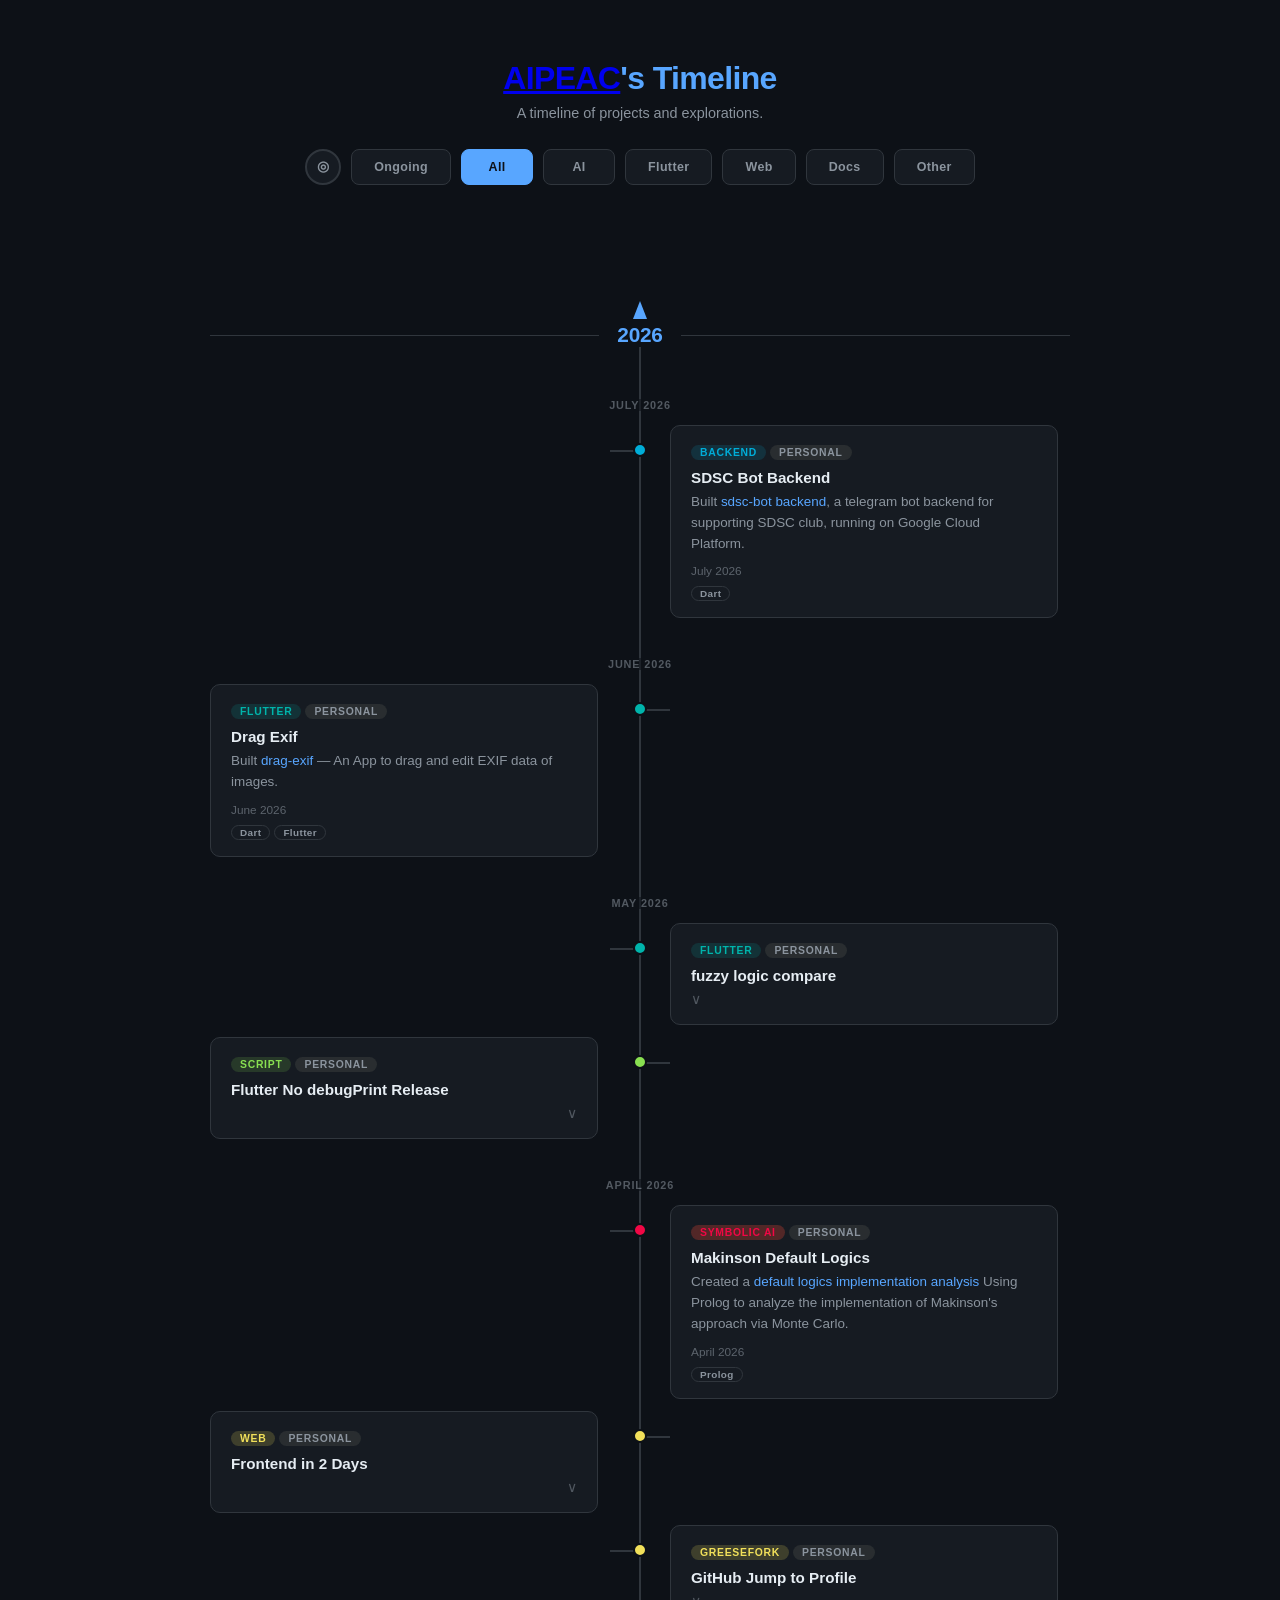
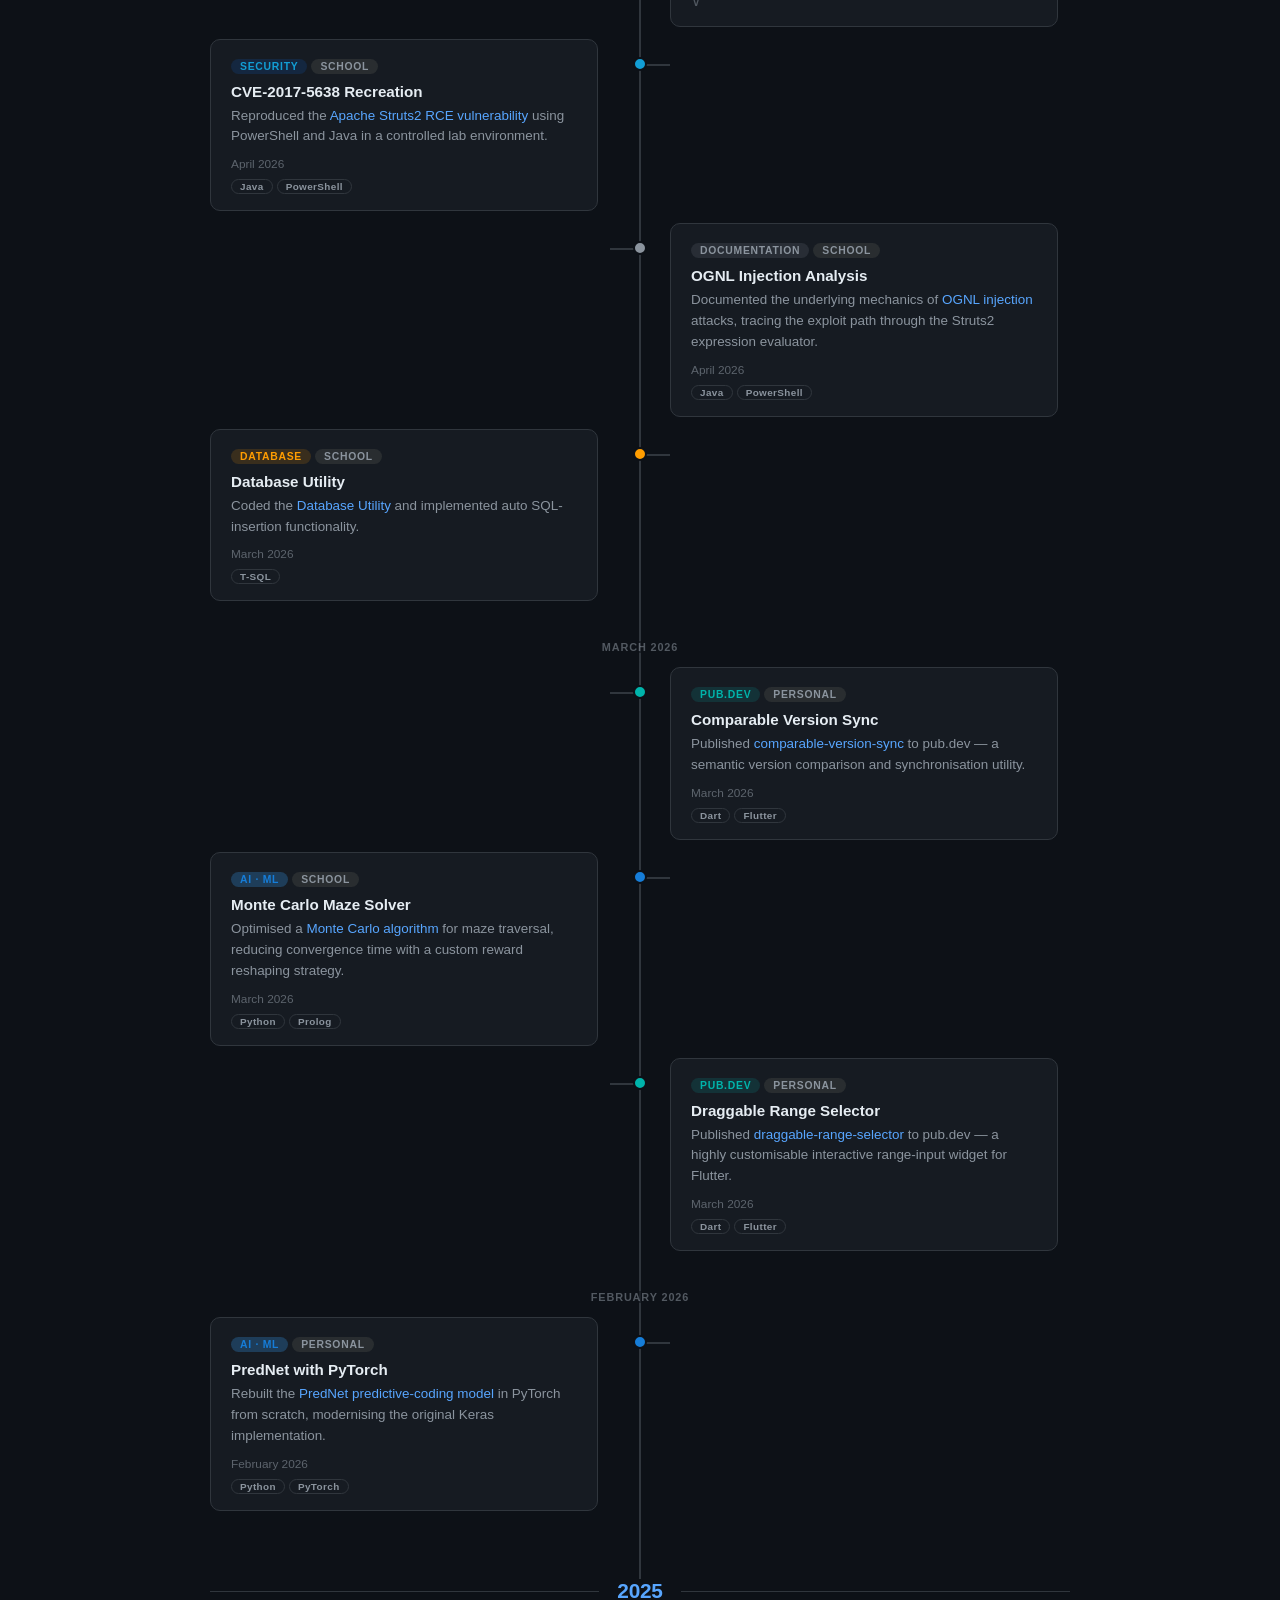
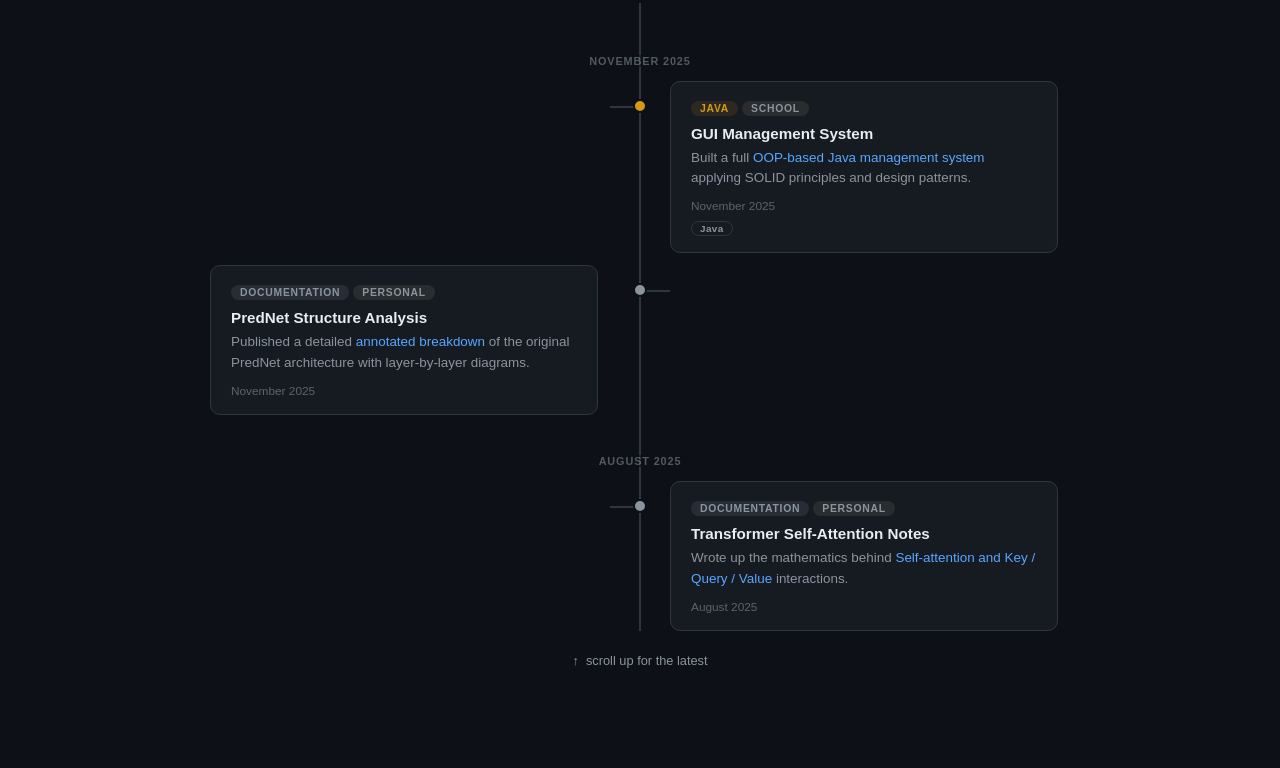
<file: index.html>
<!DOCTYPE html>
<html lang="en">
<head>
  <meta charset="UTF-8" />
  <meta name="viewport" content="width=device-width, initial-scale=1.0" />
  <title>AIPEAC's Timeline</title>
  <link rel="stylesheet" href="style.css" />
</head>
<body>

<header class="page-header">
  <h1><a href="https://github.com/AIPEAC" target="_blank">AIPEAC</a>'s Timeline</h1>
  <p>A timeline of projects and explorations.</p>

  <div class="filter-bar">
    <button class="scope-toggle" data-scope="all" title="Scope: All">◎</button>
    <button class="filter-btn" data-filter="ongoing">Ongoing</button>
    <button class="filter-btn active" data-filter="all">All</button>
    <button class="filter-btn" data-filter="ai">AI</button>
    <button class="filter-btn" data-filter="flutter">Flutter</button>
    <button class="filter-btn" data-filter="web">Web</button>
    <button class="filter-btn" data-filter="docs">Docs</button>
    <button class="filter-btn" data-filter="other">Other</button>
  </div>
</header>

<div class="timeline">
  <div class="timeline-arrow"></div>

  <!-- ╔══════════════════════════════════════════════╗
       ║  HOW TO ADD ITEMS:                          ║
       ║  1. Find or create a year/month section      ║
       ║  2. Paste a block with class="right/left"   ║
       ║  3. Add misc class + fold markup for misc   ║
       ╚══════════════════════════════════════════════╝ -->

  <!-- ════════════════════════════════════════════ 2026 ════════════════════════════════════════════ -->
  <div class="timeline-year visible" data-year="2026">
    <div class="timeline-year-label">2026</div>
  </div>
  <!-- ── July 2026 ── -->
  <div class="timeline-month">
    <div class="timeline-month-label">July 2026</div>
  </div>

  <div class="timeline-item" data-year="2026">
    <div class="timeline-dot" style="--dot: var(--go)"></div>
    <div class="timeline-content">
      <span class="tag tag-backend">Backend</span><span class="tag tag-personal">Personal</span>
      <h3>SDSC Bot Backend</h3>
      <p>Built <a href="https://github.com/AIPEACMS/sdsc-bot" target="_blank">sdsc-bot backend</a>, a telegram bot backend for supporting SDSC club, running on Google Cloud Platform.</p>
      <div class="timeline-date">July 2026</div>
      <div class="lang-tags">
        <span class="lang-tag">Dart</span>
      </div>
    </div>
  </div>

  <!-- ── June 2026 ── -->
  <div class="timeline-month">
    <div class="timeline-month-label">June 2026</div>
  </div>

  <div class="timeline-item" data-year="2026">
    <div class="timeline-dot" style="--dot: var(--dart)"></div>
    <div class="timeline-content">
      <span class="tag tag-crossplatform">Flutter</span><span class="tag tag-personal">Personal</span>
      <h3>Drag Exif</h3>
      <p>Built <a href="https://github.com/AIPEAC/drag-exif" target="_blank">drag-exif</a> — An App to drag and edit EXIF data of images.</p>
      <div class="timeline-date">June 2026</div>
      <div class="lang-tags">
        <span class="lang-tag">Dart</span>
        <span class="lang-tag">Flutter</span>
      </div>
    </div>
  </div>

  <!-- ── May 2026 ── -->
  <div class="timeline-month">
    <div class="timeline-month-label">May 2026</div>
  </div>

  <div class="timeline-item misc" data-year="2026">
    <div class="timeline-dot" style="--dot: var(--dart)"></div><div class="timeline-dot" style="--dot: var(--dart)"></div>
    <div class="timeline-content folded">
      <span class="tag tag-crossplatform">Flutter</span><span class="tag tag-personal">Personal</span>
      <h3>fuzzy logic compare</h3>
      <div class="fold-body">
        <p>Built <a href="https://github.com/AIPEACM/fuzzy-logic-compare" target="_blank">fuzzy-logic-compare</a> — a tool to compare, using fuzzy logic.</p>
        <div class="timeline-date">May 2026</div>
        <div class="lang-tags">
          <span class="lang-tag">Dart</span>
          <span class="lang-tag">Flutter</span>
        </div>
      </div>
      <div class="fold-footer">
        <button class="fold-toggle" aria-expanded="false" title="Expand">∨</button>
      </div>
    </div>
  </div>

  <div class="timeline-item" data-year="2026">
    <div class="timeline-dot" style="--dot: var(--bash)"></div>
    <div class="timeline-content folded">
      <span class="tag tag-scripts">Script</span><span class="tag tag-personal">Personal</span>
      <h3>Flutter No debugPrint Release</h3>
      <div class="fold-body">
        <p>Published <a href="https://github.com/AIPEAC/flutter-no-debugprint-release" target="_blank">flutter-no-debugprint-release</a> — a Flutter utility that automatically strips debugPrint statements from release builds.</p>
        <div class="timeline-date">May 2026</div>
        <div class="lang-tags">
          <span class="lang-tag">Bash</span>
          <span class="lang-tag">PowerShell</span>
          <span class="lang-tag">Dart</span>
          <span class="lang-tag">Batch</span>
          <span class="lang-tag">Flutter</span>
        </div>
      </div>
      <div class="fold-footer">
        <button class="fold-toggle" aria-expanded="false" title="Expand">∨</button>
      </div>
    </div>
  </div>

  <!-- ── April 2026 ── -->
  <div class="timeline-month">
    <div class="timeline-month-label">April 2026</div>
  </div>
  
  <div class="timeline-item" data-year="2026">
    <div class="timeline-dot" style="--dot: var(--prolog)"></div>
    <div class="timeline-content">
      <span class="tag tag-symolicai">Symbolic AI</span><span class="tag tag-personal">Personal</span>
      <h3>Makinson Default Logics</h3>
      <p>Created a <a href="https://github.com/AIPEAC/Makinson-Default-Logics" target="_blank">default logics implementation analysis</a> Using Prolog to analyze the implementation of Makinson's approach via Monte Carlo.</p>
      <div class="timeline-date">April 2026</div>
      <div class="lang-tags">
        <span class="lang-tag">Prolog</span>
      </div>
    </div>
  </div>
  
  <div class="timeline-item" data-year="2026">
    <div class="timeline-dot" style="--dot: var(--javascript)"></div>
    <div class="timeline-content folded">
      <span class="tag tag-web">Web</span><span class="tag tag-personal">Personal</span>
      <h3>Frontend in 2 Days</h3>
      <div class="fold-body">
        <p>Created a <a href="https://aipeac.github.io/Frontend-in-2-days/" target="_blank">step-by-step tutorial</a> covering HTML, CSS and JavaScript fundamentals — hosted on GitHub Pages.</p>
        <div class="timeline-date">April 2026</div>
        <div class="lang-tags">
          <span class="lang-tag">JavaScript</span>
          <span class="lang-tag">HTML</span>
          <span class="lang-tag">CSS</span>
        </div>
      </div>
      <div class="fold-footer">
        <button class="fold-toggle" aria-expanded="false" title="Expand">∨</button>
      </div>
    </div>
  </div>

  <div class="timeline-item misc" data-year="2026">
    <div class="timeline-dot" style="--dot: var(--javascript)"></div>
    <div class="timeline-content folded">
      <span class="tag tag-web">GreeseFork</span><span class="tag tag-personal">Personal</span>
      <h3>GitHub Jump to Profile</h3>
      <div class="fold-body">
        <p>Published <a href="https://github.com/AIPEACM/github-jump-to-profile" target="_blank">github-jump-to-profile</a> — a browser userscript that redirects the GitHub avatar click to your profile instead of the home feed.</p>
        <div class="timeline-date">April 2026</div>
        <div class="lang-tags">
          <span class="lang-tag">JavaScript</span>
          <span class="lang-tag">Userscript</span>
        </div>
      </div>
      <div class="fold-footer">
        <button class="fold-toggle" aria-expanded="false" title="Expand">∨</button>
      </div>
    </div>
  </div>

  <div class="timeline-item" data-year="2026">
    <div class="timeline-dot" style="--dot: var(--security)"></div>
    <div class="timeline-content">
      <span class="tag tag-security">Security</span><span class="tag tag-school">School</span>
      <h3>CVE-2017-5638 Recreation</h3>
      <p>Reproduced the <a href="https://github.com/AIPEACS/SC3010-Computer-Security" target="_blank">Apache Struts2 RCE vulnerability </a>using PowerShell and Java in a controlled lab environment.</p>
      <div class="timeline-date">April 2026</div>
      <div class="lang-tags">
        <span class="lang-tag">Java</span>
        <span class="lang-tag">PowerShell</span>
      </div>
    </div>
  </div>

  <div class="timeline-item" data-year="2026">
    <div class="timeline-dot" style="--dot: var(--docs)"></div>
    <div class="timeline-content">
      <span class="tag tag-docs">Documentation</span><span class="tag tag-school">School</span>
      <h3>OGNL Injection Analysis</h3>
      <p>Documented the underlying mechanics of <a href="https://github.com/AIPEACS/SC3010-Computer-Security/" target="_blank">OGNL injection</a> attacks, tracing the exploit path through the Struts2 expression evaluator.</p>
      <div class="timeline-date">April 2026</div>
      <div class="lang-tags">
        <span class="lang-tag">Java</span>
        <span class="lang-tag">PowerShell</span>
      </div>
    </div>
  </div>

  <!-- ── March 2026 ── -->

  <div class="timeline-item" data-year="2026">
    <div class="timeline-dot" style="--dot: var(--sql)"></div>
    <div class="timeline-content">
      <span class="tag tag-sql">Database</span><span class="tag tag-school">School</span>
      <h3>Database Utility</h3>
      <p>Coded the <a href="https://github.com/AIPEACS/SC2207-Database" target="_blank">Database Utility</a> and implemented auto SQL-insertion functionality.</p>
      <div class="timeline-date">March 2026</div>
      <div class="lang-tags">
        <span class="lang-tag">T-SQL</span>
      </div>
    </div>
  </div>

  <div class="timeline-month">
    <div class="timeline-month-label">March 2026</div>
  </div>

  <div class="timeline-item" data-year="2026">
    <div class="timeline-dot" style="--dot: var(--dart)"></div>
    <div class="timeline-content">
      <span class="tag tag-crossplatform">pub.dev</span><span class="tag tag-personal">Personal</span>
      <h3>Comparable Version Sync</h3>
      <p>Published <a href="https://github.com/AIPEAC/comparable-version-sync" target="_blank">comparable-version-sync</a> to pub.dev — a semantic version comparison and synchronisation utility.</p>
      <div class="timeline-date">March 2026</div>
      <div class="lang-tags">
        <span class="lang-tag">Dart</span>
        <span class="lang-tag">Flutter</span>
      </div>
    </div>
  </div>

  <div class="timeline-item" data-year="2026">
    <div class="timeline-dot" style="--dot: var(--python)"></div>
    <div class="timeline-content">
      <span class="tag tag-ai">AI · ML</span><span class="tag tag-school">School</span>
      <h3>Monte Carlo Maze Solver</h3>
      <p>Optimised a <a href="https://github.com/AIPEACS/SC3000-AI/blob/main/README.md#notable-developments" target="_blank">Monte Carlo algorithm</a> for maze traversal, reducing convergence time with a custom reward reshaping strategy.</p>
      <div class="timeline-date">March 2026</div>
      <div class="lang-tags">
        <span class="lang-tag">Python</span>
        <span class="lang-tag">Prolog</span>
      </div>
    </div>
  </div>

  <div class="timeline-item" data-year="2026">
    <div class="timeline-dot" style="--dot: var(--dart)"></div>
    <div class="timeline-content">
      <span class="tag tag-crossplatform">pub.dev</span><span class="tag tag-personal">Personal</span>
      <h3>Draggable Range Selector</h3>
      <p>Published <a href="https://github.com/AIPEAC/draggable-range-selector" target="_blank">draggable-range-selector</a> to pub.dev — a highly customisable interactive range-input widget for Flutter.</p>
      <div class="timeline-date">March 2026</div>
      <div class="lang-tags">
        <span class="lang-tag">Dart</span>
        <span class="lang-tag">Flutter</span>
      </div>
    </div>
  </div>

  <!-- ── February 2026 ── -->
  <div class="timeline-month">
    <div class="timeline-month-label">February 2026</div>
  </div>

  <div class="timeline-item" data-year="2026">
    <div class="timeline-dot" style="--dot: var(--python)"></div>
    <div class="timeline-content">
      <span class="tag tag-ai">AI · ML</span><span class="tag tag-personal">Personal</span>
      <h3>PredNet with PyTorch</h3>
      <p>Rebuilt the <a href="https://github.com/AIPEAC/PyTorch-PredNet" target="_blank">PredNet predictive-coding model</a> in PyTorch from scratch, modernising the original Keras implementation.</p>
      <div class="timeline-date">February 2026</div>
      <div class="lang-tags">
        <span class="lang-tag">Python</span>
        <span class="lang-tag">PyTorch</span>
      </div>
    </div>
  </div>

  <!-- ════════════════════════════════════════════ 2025 ════════════════════════════════════════════ -->
  <div class="timeline-year" data-year="2025">
    <div class="timeline-year-label">2025</div>
  </div>

  <!-- ── November 2025  ── -->
  <div class="timeline-month">
    <div class="timeline-month-label">November 2025</div>
  </div>

  <div class="timeline-item" data-year="2025">
    <div class="timeline-dot" style="--dot: var(--java)"></div>
    <div class="timeline-content">
      <span class="tag tag-systems">Java</span><span class="tag tag-school">School</span>
      <h3>GUI Management System</h3>
      <p>Built a full <a href="https://github.com/AIPEACS/SC2002-OOP" target="_blank">OOP-based Java management system</a> applying SOLID principles and design patterns.</p>
      <div class="timeline-date">November 2025</div>
      <div class="lang-tags">
        <span class="lang-tag">Java</span>
      </div>
    </div>
  </div>

  <div class="timeline-item" data-year="2025">
    <div class="timeline-dot" style="--dot: var(--docs)"></div>
    <div class="timeline-content">
      <span class="tag tag-docs">Documentation</span><span class="tag tag-personal">Personal</span>
      <h3>PredNet Structure Analysis</h3>
      <p>Published a detailed <a href="https://github.com/AIPEAC/PredNet-with-Transformer/blob/main/_docs/Original_Prenet_Design.pdf" target="_blank">annotated breakdown</a> of the original PredNet architecture with layer-by-layer diagrams.</p>
      <div class="timeline-date">November 2025</div>
    </div>
  </div>

  <!-- ── August 2025 ── -->
  <div class="timeline-month">
    <div class="timeline-month-label">August 2025</div>
  </div>

  <div class="timeline-item" data-year="2025">
    <div class="timeline-dot" style="--dot: var(--docs)"></div>
    <div class="timeline-content">
      <span class="tag tag-docs">Documentation</span><span class="tag tag-personal">Personal</span>
      <h3>Transformer Self-Attention Notes</h3>
      <p>Wrote up the mathematics behind <a href="AI_architectures/Transformer.md" target="_blank">Self-attention and Key / Query / Value</a> interactions.</p>
      <div class="timeline-date">August 2025</div>
    </div>
  </div>

</div>

<div class="timeline-end">↑ &nbsp;scroll up for the latest</div>

<!-- Scroll-to-top button -->
<button id="back-to-top" title="Back to top" aria-label="Scroll to top">↑</button>

<script src="script.js"></script>

</body>
</html>
</file>
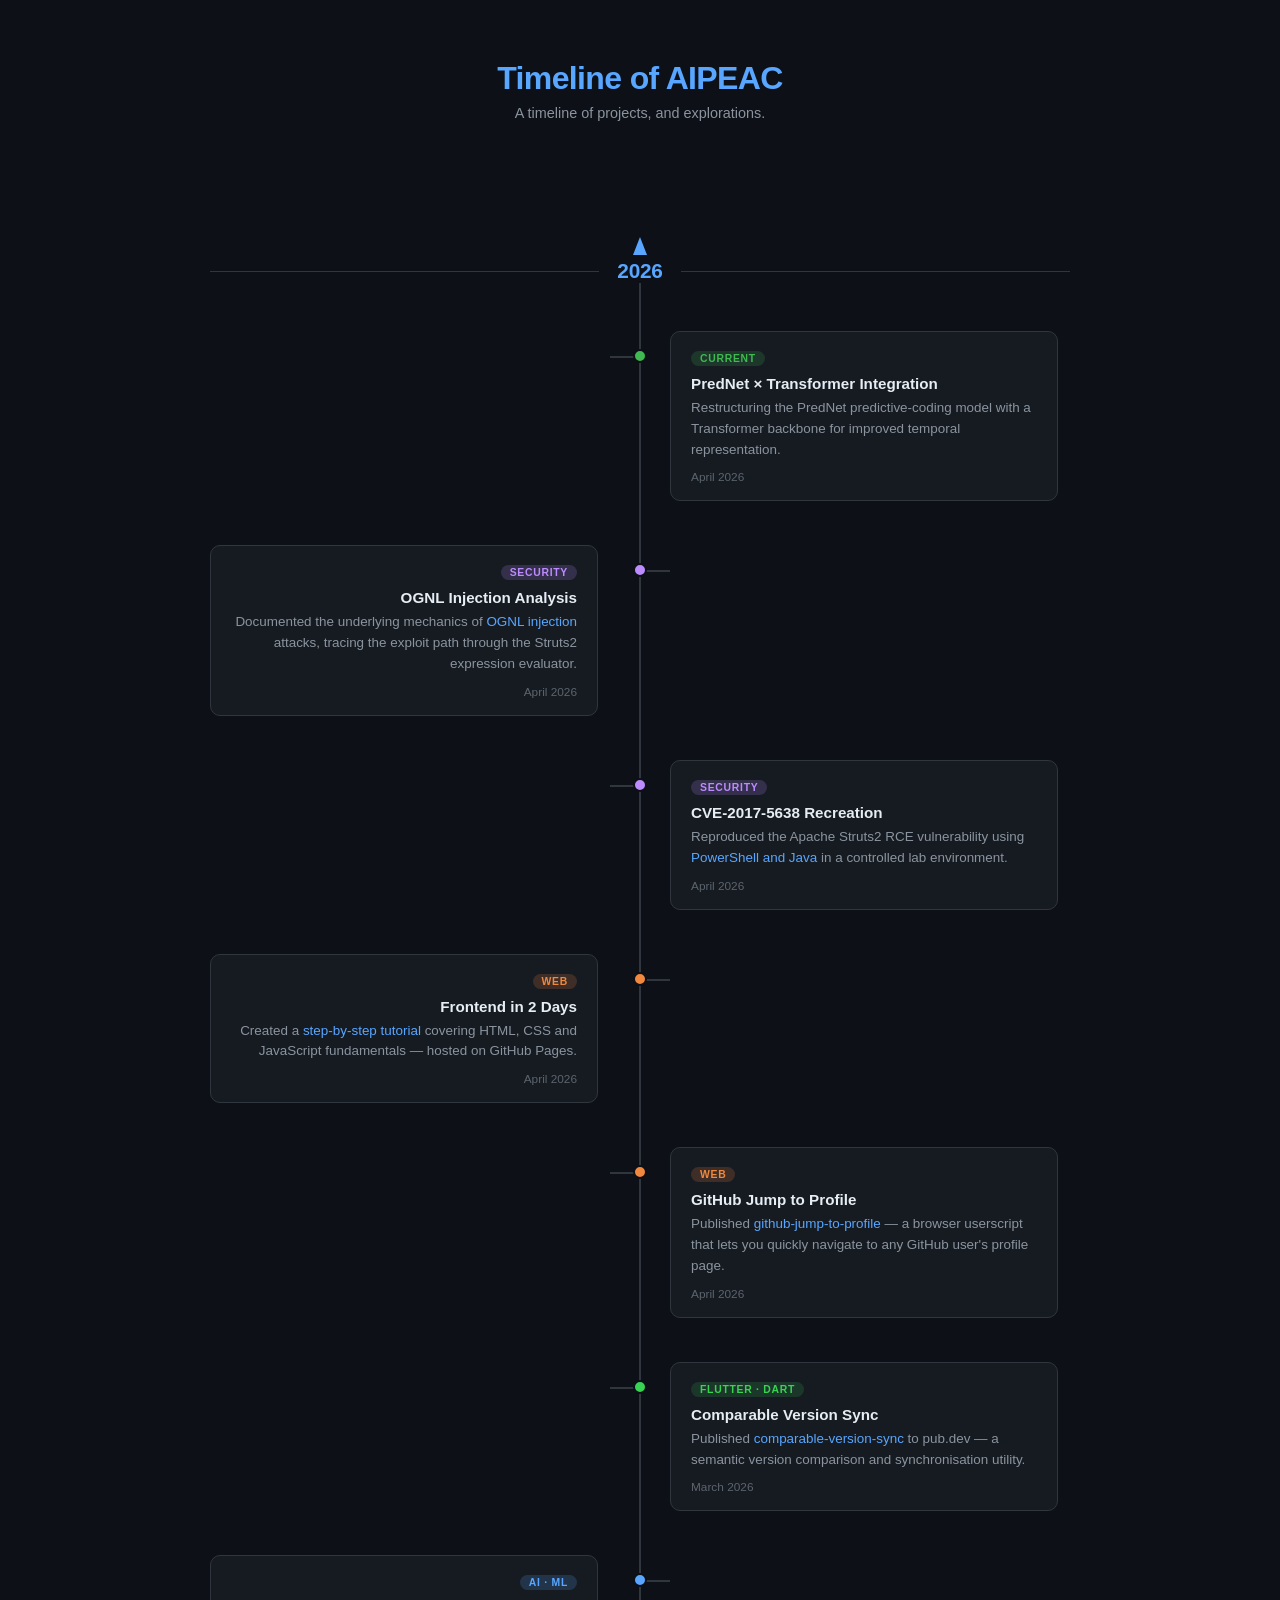
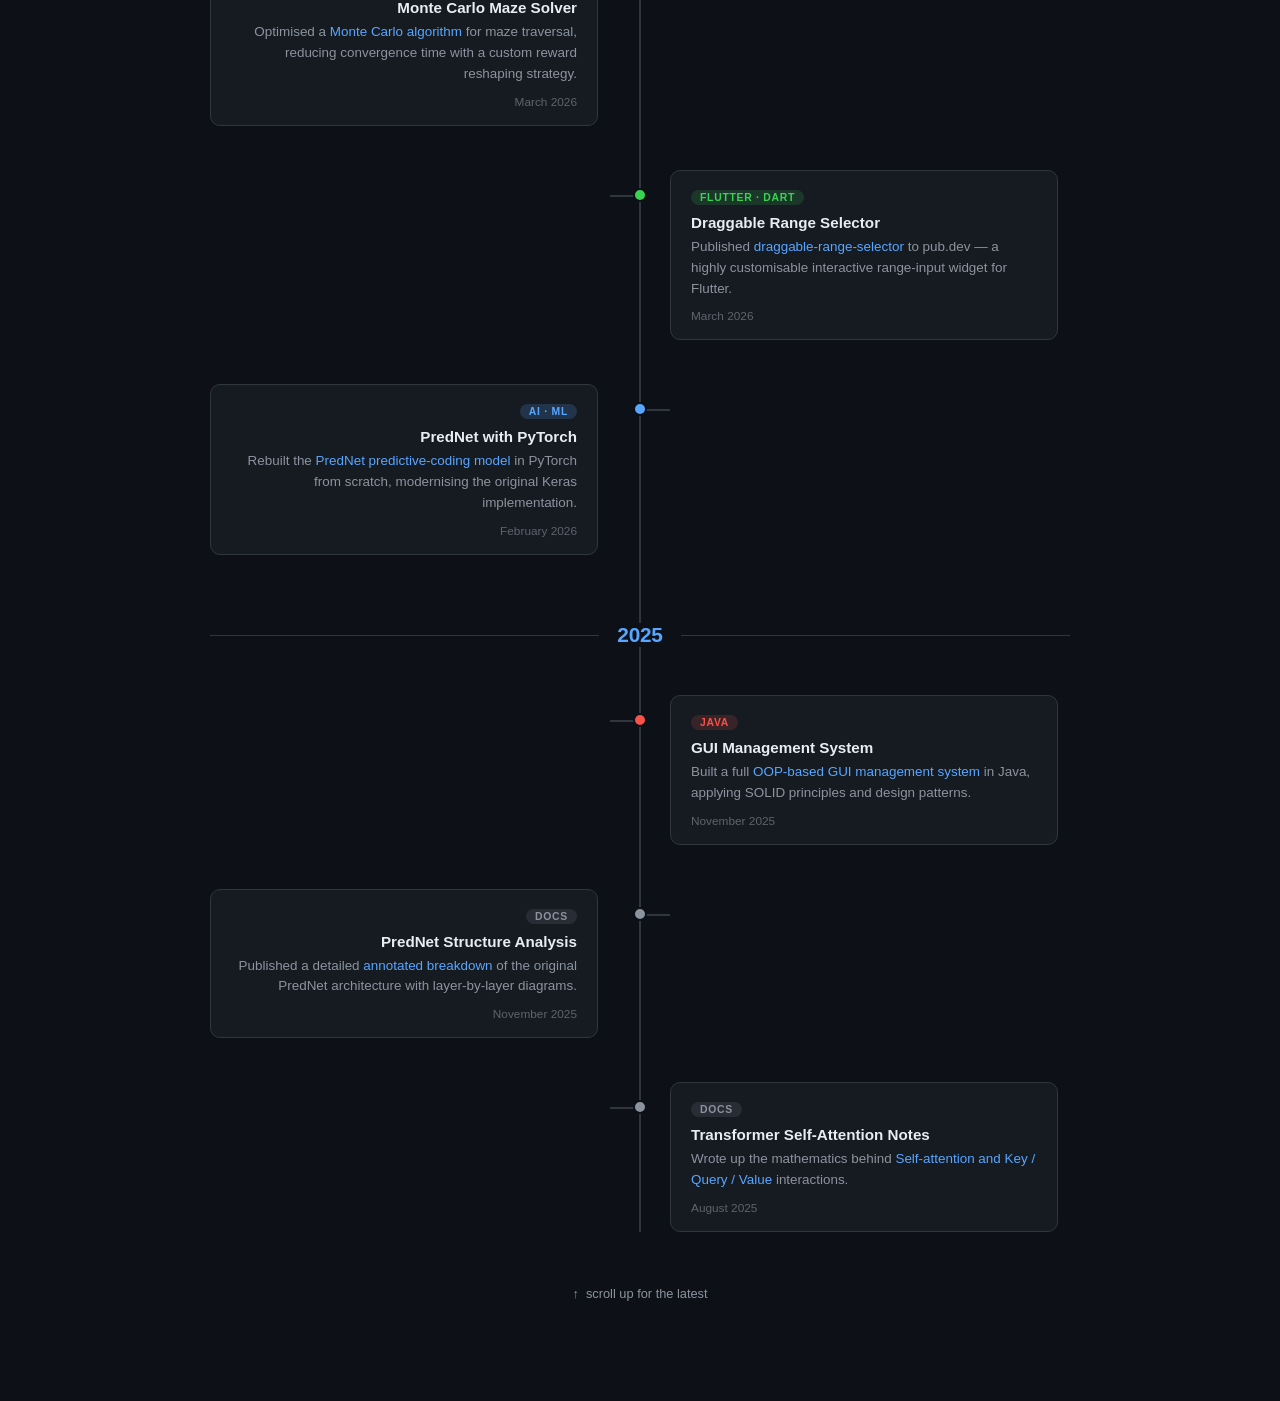
<file: timeline.html>
<!DOCTYPE html>
<html lang="en">
<head>
  <meta charset="UTF-8" />
  <meta name="viewport" content="width=device-width, initial-scale=1.0" />
  <title>Allen's Timeline</title>
  <style>
    :root {
      --bg:       #0d1117;
      --surface:  #161b22;
      --border:   #30363d;
      --text:     #e6edf3;
      --muted:    #8b949e;
      --accent:   #58a6ff;
      --green:    #3fb950;
      --orange:   #f0883e;
      --purple:   #bc8cff;
      --red:      #f85149;
      --teal:     #39d353;
    }

    *, *::before, *::after { box-sizing: border-box; margin: 0; padding: 0; }

    body {
      background: var(--bg);
      color: var(--text);
      font-family: -apple-system, BlinkMacSystemFont, "Segoe UI", Roboto, sans-serif;
      min-height: 100vh;
      padding: 0 20px 100px;
    }

    /* ── Header ── */
    .page-header {
      text-align: center;
      padding: 60px 0 70px;
    }
    .page-header h1 {
      font-size: 2rem;
      color: var(--accent);
      letter-spacing: -0.02em;
    }
    .page-header p {
      margin-top: 8px;
      color: var(--muted);
      font-size: 0.9rem;
    }

    /* ── Timeline wrapper ── */
    .timeline {
      position: relative;
      max-width: 860px;
      margin: 0 auto;

      /* The vertical spine */
      --spine-left: 50%;
    }

    /* Spine line */
    .timeline::before {
      content: "";
      position: absolute;
      top: 0; bottom: 0;
      left: var(--spine-left);
      width: 2px;
      background: var(--border);
      transform: translateX(-50%);
    }

    /* ↑ Arrow at the very top */
    .timeline-arrow {
      position: absolute;
      top: -22px;
      left: var(--spine-left);
      transform: translateX(-50%);
      width: 0; height: 0;
      border-left:  7px solid transparent;
      border-right: 7px solid transparent;
      border-bottom: 18px solid var(--accent);
    }

    /* ── Individual items ── */
    /*
      HOW TO ADD A NEW ITEM
      ─────────────────────
      Copy one of the blocks below and paste it ABOVE the existing ones
      (newest items go at the top).

      Use  class="timeline-item right"  →  content on the RIGHT side
      Use  class="timeline-item left"   →  content on the LEFT side

      Change the dot colour with  style="--dot: #yourcolor"
      Pick a tag class: .tag-current  .tag-ai  .tag-web
                        .tag-security .tag-mobile .tag-systems .tag-docs
    */
    .timeline-item {
      position: relative;
      display: flex;
      align-items: flex-start;
      margin-bottom: 44px;
      /* Entrance animation (JS adds .visible) */
      opacity: 0;
      transform: translateY(18px);
      transition: opacity 0.45s ease, transform 0.45s ease;
    }
    .timeline-item.visible {
      opacity: 1;
      transform: translateY(0);
    }

    /* Dot on the spine */
    .timeline-dot {
      --dot: var(--accent);
      position: absolute;
      left: var(--spine-left);
      top: 18px;
      width: 14px; height: 14px;
      border-radius: 50%;
      background: var(--dot);
      border: 2px solid var(--bg);
      transform: translateX(-50%);
      z-index: 1;
      transition: transform 0.2s;
    }
    .timeline-item:hover .timeline-dot { transform: translateX(-50%) scale(1.35); }

    /* Content card */
    .timeline-content {
      width: calc(50% - 42px);
      background: var(--surface);
      border: 1px solid var(--border);
      border-radius: 10px;
      padding: 16px 20px;
      transition: border-color 0.2s, box-shadow 0.2s;
    }
    .timeline-content:hover {
      border-color: var(--accent);
      box-shadow: 0 0 0 1px var(--accent)22;
    }

    /* RIGHT side: card sits to the right of the spine */
    .timeline-item.right .timeline-content { margin-left: calc(50% + 30px); }

    /* LEFT side: card sits to the left of the spine */
    .timeline-item.left  .timeline-content { margin-right: calc(50% + 30px); text-align: right; }

    /* Connector line (card → dot) */
    .timeline-content::before {
      content: "";
      position: absolute;
      top: 25px;
      height: 2px;
      width: 30px;
      background: var(--border);
    }
    .timeline-item.right .timeline-content::before { left: calc(50% - 30px); }
    .timeline-item.left  .timeline-content::before { right: calc(50% - 30px); }

    /* ── Tags ── */
    .tag {
      display: inline-block;
      font-size: 0.65rem;
      font-weight: 700;
      text-transform: uppercase;
      letter-spacing: 0.07em;
      padding: 2px 9px;
      border-radius: 20px;
      margin-bottom: 9px;
    }
    .tag-current  { background: rgba(63,185,80,.18);  color: var(--green);  }
    .tag-ai       { background: rgba(88,166,255,.18); color: var(--accent); }
    .tag-web      { background: rgba(240,136,62,.18); color: var(--orange); }
    .tag-security { background: rgba(188,140,255,.18);color: var(--purple); }
    .tag-mobile   { background: rgba(57,211,83,.15);  color: var(--teal);   }
    .tag-systems  { background: rgba(248,81,73,.15);  color: var(--red);    }
    .tag-docs     { background: rgba(139,148,158,.15);color: var(--muted);  }

    .timeline-content h3 {
      font-size: 0.95rem;
      font-weight: 600;
      margin-bottom: 6px;
    }
    .timeline-content p {
      font-size: 0.84rem;
      color: var(--muted);
      line-height: 1.55;
    }
    .timeline-content a {
      color: var(--accent);
      text-decoration: none;
    }
    .timeline-content a:hover { text-decoration: underline; }

    .timeline-date {
      margin-top: 10px;
      font-size: 0.74rem;
      color: var(--muted);
      opacity: 0.6;
    }

    /* ── Year separator ── */
    .timeline-year {
      position: relative;
      margin: 68px 0 48px;
      text-align: center;
      opacity: 0;
      transform: translateY(18px);
      transition: opacity 0.45s ease 0.1s, transform 0.45s ease 0.1s;
    }
    .timeline-year.visible {
      opacity: 1;
      transform: translateY(0);
    }

    .timeline-year-label {
      display: inline-block;
      font-size: 1.3rem;
      font-weight: 700;
      color: var(--accent);
      background: var(--bg);
      padding: 0 18px;
      position: relative;
      z-index: 2;
      letter-spacing: -0.01em;
    }

    .timeline-year::before {
      content: "";
      position: absolute;
      top: 50%;
      left: 0; right: 0;
      height: 1px;
      background: var(--border);
      z-index: 1;
    }

    /* ── End label ── */
    .timeline-end {
      text-align: center;
      margin-top: 10px;
      color: var(--muted);
      font-size: 0.8rem;
      padding-top: 10px;
    }

    /* ── Scroll-to-top button ── */
    #back-to-top {
      position: fixed;
      bottom: 28px; right: 28px;
      width: 42px; height: 42px;
      border-radius: 50%;
      background: var(--accent);
      color: #000;
      font-size: 1.1rem;
      border: none;
      cursor: pointer;
      display: flex; align-items: center; justify-content: center;
      opacity: 0;
      pointer-events: none;
      transition: opacity 0.3s, transform 0.2s;
      z-index: 999;
    }
    #back-to-top.show { opacity: 1; pointer-events: auto; }
    #back-to-top:hover { transform: scale(1.1); }

    /* ── Mobile: single column ── */
    @media (max-width: 580px) {
      .timeline { --spine-left: 22px; }
      .timeline-item.right .timeline-content,
      .timeline-item.left  .timeline-content {
        margin-left: 50px;
        margin-right: 0;
        width: calc(100% - 50px);
        text-align: left;
      }
      .timeline-item.right .timeline-content::before,
      .timeline-item.left  .timeline-content::before {
        left: -30px; right: auto;
      }
    }
  </style>
</head>
<body>

<header class="page-header">
  <h1>Timeline of AIPEAC</h1>
  <p>A timeline of projects, and explorations.</p>
</header>

<div class="timeline">
  <div class="timeline-arrow"></div>

  <!-- ╔══════════════════════════════════════════════╗
       ║  HOW TO ADD ITEMS:                          ║
       ║  1. Find or create a year section            ║
       ║  2. Paste a block with class="right/left"   ║
       ║  3. Fill: date, time, tag, title, description║
       ║  Use: data-year="2026" on the outer div     ║
       ╚══════════════════════════════════════════════╝ -->

  <!-- ════════════════════════════════════════════ 2026 ════════════════════════════════════════════ -->
  <div class="timeline-year visible" data-year="2026">
    <div class="timeline-year-label">2026</div>
  </div>

  <div class="timeline-item right" data-year="2026">
    <div class="timeline-dot" style="--dot: var(--green)"></div>
    <div class="timeline-content">
      <span class="tag tag-current">Current</span>
      <h3>PredNet × Transformer Integration</h3>
      <p>Restructuring the PredNet predictive-coding model with a Transformer backbone for improved temporal representation.</p>
      <div class="timeline-date">April 2026</div>
    </div>
  </div>

  <div class="timeline-item left" data-year="2026">
    <div class="timeline-dot" style="--dot: var(--purple)"></div>
    <div class="timeline-content">
      <span class="tag tag-security">Security</span>
      <h3>OGNL Injection Analysis</h3>
      <p>Documented the underlying mechanics of <a href="https://github.com/AIPEACS/SC3010-Computer-Security/" target="_blank">OGNL injection</a> attacks, tracing the exploit path through the Struts2 expression evaluator.</p>
      <div class="timeline-date">April 2026</div>
    </div>
  </div>

  <div class="timeline-item right" data-year="2026">
    <div class="timeline-dot" style="--dot: var(--purple)"></div>
    <div class="timeline-content">
      <span class="tag tag-security">Security</span>
      <h3>CVE-2017-5638 Recreation</h3>
      <p>Reproduced the Apache Struts2 RCE vulnerability using <a href="https://github.com/AIPEACS/SC3010-Computer-Security" target="_blank">PowerShell and Java</a> in a controlled lab environment.</p>
      <div class="timeline-date">April 2026</div>
    </div>
  </div>

  <div class="timeline-item left" data-year="2026">
    <div class="timeline-dot" style="--dot: var(--orange)"></div>
    <div class="timeline-content">
      <span class="tag tag-web">Web</span>
      <h3>Frontend in 2 Days</h3>
      <p>Created a <a href="https://aipeac.github.io/Frontend-in-2-days/" target="_blank">step-by-step tutorial</a> covering HTML, CSS and JavaScript fundamentals — hosted on GitHub Pages.</p>
      <div class="timeline-date">April 2026</div>
    </div>
  </div>

  <div class="timeline-item right" data-year="2026">
    <div class="timeline-dot" style="--dot: var(--orange)"></div>
    <div class="timeline-content">
      <span class="tag tag-web">Web</span>
      <h3>GitHub Jump to Profile</h3>
      <p>Published <a href="https://github.com/AIPEACM/github-jump-to-profile" target="_blank">github-jump-to-profile</a> — a browser userscript that lets you quickly navigate to any GitHub user's profile page.</p>
      <div class="timeline-date">April 2026</div>
    </div>
  </div>

  <div class="timeline-item right" data-year="2026">
    <div class="timeline-dot" style="--dot: var(--teal)"></div>
    <div class="timeline-content">
      <span class="tag tag-mobile">Flutter · Dart</span>
      <h3>Comparable Version Sync</h3>
      <p>Published <a href="https://github.com/AIPEAC/comparable-version-sync" target="_blank">comparable-version-sync</a> to pub.dev — a semantic version comparison and synchronisation utility.</p>
      <div class="timeline-date">March 2026</div>
    </div>
  </div>

  <div class="timeline-item left" data-year="2026">
    <div class="timeline-dot" style="--dot: var(--accent)"></div>
    <div class="timeline-content">
      <span class="tag tag-ai">AI · ML</span>
      <h3>Monte Carlo Maze Solver</h3>
      <p>Optimised a <a href="https://github.com/AIPEACS/SC3000-AI/blob/main/README.md#notable-developments" target="_blank">Monte Carlo algorithm</a> for maze traversal, reducing convergence time with a custom reward reshaping strategy.</p>
      <div class="timeline-date">March 2026</div>
    </div>
  </div>

  <div class="timeline-item right" data-year="2026">
    <div class="timeline-dot" style="--dot: var(--teal)"></div>
    <div class="timeline-content">
      <span class="tag tag-mobile">Flutter · Dart</span>
      <h3>Draggable Range Selector</h3>
      <p>Published <a href="https://github.com/AIPEAC/draggable-range-selector" target="_blank">draggable-range-selector</a> to pub.dev — a highly customisable interactive range-input widget for Flutter.</p>
      <div class="timeline-date">March 2026</div>
    </div>
  </div>

  <div class="timeline-item left" data-year="2026">
    <div class="timeline-dot" style="--dot: var(--accent)"></div>
    <div class="timeline-content">
      <span class="tag tag-ai">AI · ML</span>
      <h3>PredNet with PyTorch</h3>
      <p>Rebuilt the <a href="https://github.com/AIPEAC/PyTorch-PredNet" target="_blank">PredNet predictive-coding model</a> in PyTorch from scratch, modernising the original Keras implementation.</p>
      <div class="timeline-date">February 2026</div>
    </div>
  </div>

  <!-- ════════════════════════════════════════════ 2025 ════════════════════════════════════════════ -->
  <div class="timeline-year" data-year="2025">
    <div class="timeline-year-label">2025</div>
  </div>

  <div class="timeline-item right" data-year="2025">
    <div class="timeline-dot" style="--dot: var(--red)"></div>
    <div class="timeline-content">
      <span class="tag tag-systems">Java</span>
      <h3>GUI Management System</h3>
      <p>Built a full <a href="https://github.com/AIPEACS/SC2002-OOP" target="_blank">OOP-based GUI management system</a> in Java, applying SOLID principles and design patterns.</p>
      <div class="timeline-date">November 2025</div>
    </div>
  </div>

  <div class="timeline-item left" data-year="2025">
    <div class="timeline-dot" style="--dot: var(--muted)"></div>
    <div class="timeline-content">
      <span class="tag tag-docs">Docs</span>
      <h3>PredNet Structure Analysis</h3>
      <p>Published a detailed <a href="https://github.com/AIPEAC/PredNet-with-Transformer/blob/main/_docs/Original_Prenet_Design.pdf" target="_blank">annotated breakdown</a> of the original PredNet architecture with layer-by-layer diagrams.</p>
      <div class="timeline-date">November 2025</div>
    </div>
  </div>

  <div class="timeline-item right" data-year="2025">
    <div class="timeline-dot" style="--dot: var(--muted)"></div>
    <div class="timeline-content">
      <span class="tag tag-docs">Docs</span>
      <h3>Transformer Self-Attention Notes</h3>
      <p>Wrote up the mathematics behind <a href="AI_architectures/Transformer.md" target="_blank">Self-attention and Key / Query / Value</a> interactions.</p>
      <div class="timeline-date">August 2025</div>
    </div>
  </div>

</div>

<div class="timeline-end">↑ &nbsp;scroll up for the latest</div>

<!-- Scroll-to-top button -->
<button id="back-to-top" title="Back to top" aria-label="Scroll to top">↑</button>

<script>
  /* ── Entrance animations via IntersectionObserver ── */
  const items = document.querySelectorAll('.timeline-item');
  const years = document.querySelectorAll('.timeline-year');

  const observer = new IntersectionObserver((entries) => {
    entries.forEach(entry => {
      if (entry.isIntersecting) {
        entry.target.classList.add('visible');
      }
    });
  }, { threshold: 0.12 });

  items.forEach(item => observer.observe(item));
  years.forEach(year => observer.observe(year));

  /* ── Scroll-to-top button ── */
  const btn = document.getElementById('back-to-top');

  window.addEventListener('scroll', () => {
    btn.classList.toggle('show', window.scrollY > 320);
  }, { passive: true });

  btn.addEventListener('click', () => {
    window.scrollTo({ top: 0, behavior: 'smooth' });
  });
</script>

</body>
</html>
</file>
<file: style.css>
/* ═══════════════════════════════════════════════════════════════
   AIPEAC Timeline Styles
   ───────────────────────────────────────────────────────────────
   Language colors are sourced from GitHub Linguist:
   https://github.com/github/linguist
   (vendored under .vendor/github-linguist/ as a git submodule)
   ═══════════════════════════════════════════════════════════════ */

:root {
  /* ── Base UI colors (kept) ── */
  --bg:       #0d1117;
  --surface:  #161b22;
  --border:   #30363d;
  --text:     #e6edf3;
  --muted:    #8b949e;
  --accent:   #58a6ff;

  /* ── Special colors ── */
  --docs:     #8b949e;
  --security:   #129ed5;

  /* ── Language colors from GitHub Linguist ── */
  --python:   #167dd8;
  --dart:     #00B4AB;
  --rust:     #dea584;

  --prolog:   #f10745;

  --javascript: #f1e05a;
  --typescript: #3178c6;
  --html:     #e34c26;
  --css:      #663399;
  --java:     #d49a12;
  --go:       #00ADD8;

  --cpp:      #f34b7d;
  --bash:     #89e051;
  --powershell: #0265c2;
  --sql:      #ff9d00;
  --tsql:     #ff9d00;

  --kotlin:   #a371f7;
}

*, *::before, *::after { box-sizing: border-box; margin: 0; padding: 0; }

body {
  background: var(--bg);
  color: var(--text);
  font-family: -apple-system, BlinkMacSystemFont, "Segoe UI", Roboto, sans-serif;
  min-height: 100vh;
  padding: 0 20px 100px;
}

/* ── Header ── */
.page-header {
  text-align: center;
  padding: 60px 0 70px;
}
.page-header h1 {
  font-size: 2rem;
  color: var(--accent);
  letter-spacing: -0.02em;
}
.page-header p {
  margin-top: 8px;
  color: var(--muted);
  font-size: 0.9rem;
}

/* ── Filter bar ── */
.filter-bar {
  display: flex;
  flex-wrap: wrap;
  justify-content: center;
  gap: 10px;
  margin-top: 28px;
}
.filter-btn {
  background: var(--surface);
  border: 1px solid var(--border);
  color: var(--muted);
  font-size: 0.78rem;
  font-weight: 600;
  padding: 7px 22px;
  border-radius: 8px;
  cursor: pointer;
  transition: background 0.2s, color 0.2s, border-color 0.2s, box-shadow 0.2s;
  letter-spacing: 0.03em;
  min-width: 72px;
  text-align: center;
}
.filter-btn:hover {
  border-color: var(--accent);
  color: var(--text);
  box-shadow: 0 0 0 1px var(--accent)22;
}
.filter-btn.active {
  background: var(--accent);
  border-color: var(--accent);
  color: var(--bg);
  box-shadow: 0 0 12px var(--accent)44;
}

/* ── Scope toggle (ternary: all / personal / school) ── */
.scope-toggle {
  width: 36px;
  height: 36px;
  border-radius: 50%;
  background: var(--surface);
  border: 2px solid var(--border);
  color: var(--muted);
  font-size: 0.85rem;
  font-weight: 700;
  cursor: pointer;
  transition: background 0.2s, color 0.2s, border-color 0.2s, box-shadow 0.2s;
  display: flex;
  align-items: center;
  justify-content: center;
  padding: 0;
  letter-spacing: 0;
  min-width: 36px;
  line-height: 1;
}
.scope-toggle:hover {
  border-color: var(--accent);
  color: var(--text);
  box-shadow: 0 0 0 1px var(--accent)22;
}
.scope-toggle[data-scope="personal"] {
  border-color: #a371f7;
  color: #a371f7;
  background: rgba(163, 113, 247, 0.1);
  box-shadow: 0 0 12px rgba(163, 113, 247, 0.2);
}
.scope-toggle[data-scope="school"] {
  border-color: #3fb950;
  color: #3fb950;
  background: rgba(63, 185, 80, 0.1);
  box-shadow: 0 0 12px rgba(63, 185, 80, 0.2);
}

/* ── Timeline wrapper ── */
.timeline {
  position: relative;
  max-width: 860px;
  margin: 0 auto;

  /* The vertical spine */
  --spine-left: 50%;
}

/* Spine line */
.timeline::before {
  content: "";
  position: absolute;
  top: 0; bottom: 0;
  left: var(--spine-left);
  width: 2px;
  background: var(--border);
  transform: translateX(-50%);
}

/* ↑ Arrow at the very top */
.timeline-arrow {
  position: absolute;
  top: -22px;
  left: var(--spine-left);
  transform: translateX(-50%);
  width: 0; height: 0;
  border-left:  7px solid transparent;
  border-right: 7px solid transparent;
  border-bottom: 18px solid var(--accent);
}

/* ── Individual items ── */
/*
  HOW TO ADD A NEW ITEM
  ─────────────────────
  Copy one of the blocks below and paste it ABOVE the existing ones
  (newest items go at the top).

  Use  class="timeline-item right"  →  content on the RIGHT side
  Use  class="timeline-item left"   →  content on the LEFT side

  Change the dot colour with  style="--dot: #yourcolor"
  Pick a tag class: .tag-current  .tag-ai  .tag-web  .tag-ongoing
                    .tag-security .tag-mobile .tag-systems .tag-docs
                    .tag-personal .tag-school
*/
.timeline-item {
  position: relative;
  display: flex;
  align-items: flex-start;
  margin-bottom: 12px;
  /* Entrance animation (JS adds .visible) */
  opacity: 0;
  transform: translateY(18px);
  transition: opacity 0.45s ease, transform 0.45s ease;
}
.timeline-item.visible {
  opacity: 1;
  transform: translateY(0);
}

/* Dot on the spine */
.timeline-dot {
  --dot: var(--accent);
  position: absolute;
  left: var(--spine-left);
  top: 18px;
  width: 14px; height: 14px;
  border-radius: 50%;
  background: var(--dot);
  border: 2px solid var(--bg);
  transform: translateX(-50%);
  z-index: 1;
  transition: transform 0.2s;
}
.timeline-item:hover .timeline-dot { transform: translateX(-50%) scale(1.35); }

/* Content card */
.timeline-content {
  width: calc(50% - 42px);
  background: var(--surface);
  border: 1px solid var(--border);
  border-radius: 10px;
  padding: 16px 20px;
  transition: border-color 0.2s, box-shadow 0.2s;
}
.timeline-content:hover {
  border-color: var(--accent);
  box-shadow: 0 0 0 1px var(--accent)22;
}

/* RIGHT side: card sits to the right of the spine */
.timeline-item.right .timeline-content { margin-left: calc(50% + 30px); }

/* LEFT side: card sits to the left of the spine */
.timeline-item.left  .timeline-content { margin-right: calc(50% + 30px); }

/* Connector line (card → dot) */
.timeline-content::before {
  content: "";
  position: absolute;
  top: 25px;
  height: 2px;
  width: 30px;
  background: var(--border);
}
.timeline-item.right .timeline-content::before { left: calc(50% - 30px); }
.timeline-item.left  .timeline-content::before { right: calc(50% - 30px); }

/* ── Tags ── */
.tag {
  display: inline-block;
  font-size: 0.65rem;
  font-weight: 700;
  text-transform: uppercase;
  letter-spacing: 0.07em;
  padding: 2px 9px;
  border-radius: 20px;
  margin-bottom: 9px;
  margin-right: 4px;
}
.tag:last-child { margin-right: 0; }
.tag-current  { background: rgba(53,114,165,.18);  color: var(--python);  }
.tag-ai       { background: rgba(44, 113, 171, 0.397); color: var(--python); }
.tag-web      { background: rgba(241,224,90,.18); color: var(--javascript); }

.tag-mobile   { background: rgba(0,180,171,.15);  color: var(--kotlin);   }
.tag-crossplatform { background: rgba(0,180,171,.15);  color: var(--dart);   }
.tag-backend   { background: rgba(0,173,216,.15);  color: var(--go);  }

.tag-systems  { background: rgba(176,114,25,.15); color: var(--java); }
.tag-symolicai{ background: rgba(85, 40, 40, 0.956);  color: var(--prolog); }
.tag-scripts   { background: rgba(137,224,81,.15);  color: var(--bash);   }
.tag-sql       { background: rgba(255,157,0,.15);  color: var(--sql);    }

/* special tags */
.tag-docs     { background: rgba(139,148,158,.15);color: var(--docs);  }
.tag-security { background: rgba(14, 102, 209, 0.171); color: var(--security); }
.tag-ongoing  { background: rgba(53,114,165,.18);  color: var(--python);  }
.tag-personal { background: rgba(51, 56, 56, 0.655); color: var(--muted); }
.tag-school   { background: rgba(51, 56, 56, 0.655);  color: var(--muted); }

.timeline-content h3 {
  font-size: 0.95rem;
  font-weight: 600;
  margin-bottom: 6px;
}
.timeline-content p {
  font-size: 0.84rem;
  color: var(--muted);
  line-height: 1.55;
}
.timeline-content a {
  color: var(--accent);
  text-decoration: none;
}
.timeline-content a:hover { text-decoration: underline; }

.timeline-date {
  margin-top: 10px;
  font-size: 0.74rem;
  color: var(--muted);
  opacity: 0.6;
}

/* ── Language/framework tags (card footer) ── */
.lang-tags {
  display: flex;
  flex-wrap: wrap;
  gap: 4px;
  margin-top: 8px;
}
.timeline-item.left  .lang-tags { justify-content: flex-start; }
.lang-tag {
  font-size: 0.62rem;
  font-weight: 600;
  padding: 1px 8px;
  border-radius: 12px;
  border: 1px solid var(--border);
  color: var(--muted);
  letter-spacing: 0.04em;
}

/* ── Month separator (within a year) ── */
.timeline-month {
  position: relative;
  margin: 36px 0 12px;
  text-align: center;
  opacity: 0;
  transform: translateY(12px);
  transition: opacity 0.35s ease 0.05s, transform 0.35s ease 0.05s;
}
.timeline-month.visible { opacity: 1; transform: translateY(0); }
.timeline-month-label {
  display: inline-block;
  font-size: 0.68rem;
  font-weight: 600;
  letter-spacing: 0.08em;
  text-transform: uppercase;
  color: var(--muted);
  background: var(--bg);
  padding: 0 14px;
  position: relative;
  z-index: 2;
  opacity: 0.55;
}


/* ── Misc / collapsible cards ── */
.timeline-content.folded .fold-body { display: none; }
.fold-footer { margin-top: 6px; }
.timeline-item.right .fold-footer { text-align: left; }
.timeline-item.left  .fold-footer { text-align: right; }
.fold-toggle {
  background: none;
  border: none;
  color: var(--muted);
  cursor: pointer;
  font-size: 0.9rem;
  padding: 0;
  line-height: 1;
  opacity: 0.5;
  transition: opacity 0.2s;
}
.fold-toggle:hover { opacity: 1; }

/* ── Year separator ── */
.timeline-year {
  position: relative;
  margin: 68px 0 48px;
  text-align: center;
  opacity: 0;
  transform: translateY(18px);
  transition: opacity 0.45s ease 0.1s, transform 0.45s ease 0.1s;
}
.timeline-year.visible {
  opacity: 1;
  transform: translateY(0);
}

.timeline-year-label {
  display: inline-block;
  font-size: 1.3rem;
  font-weight: 700;
  color: var(--accent);
  background: var(--bg);
  padding: 0 18px;
  position: relative;
  z-index: 2;
  letter-spacing: -0.01em;
}

.timeline-year::before {
  content: "";
  position: absolute;
  top: 50%;
  left: 0; right: 0;
  height: 1px;
  background: var(--border);
  z-index: 1;
}

/* ── End label ── */
.timeline-end {
  text-align: center;
  margin-top: 10px;
  color: var(--muted);
  font-size: 0.8rem;
  padding-top: 10px;
}

/* ── Scroll-to-top button ── */
#back-to-top {
  position: fixed;
  bottom: 28px; right: 28px;
  width: 42px; height: 42px;
  border-radius: 50%;
  background: var(--accent);
  color: #000;
  font-size: 1.1rem;
  border: none;
  cursor: pointer;
  display: flex; align-items: center; justify-content: center;
  opacity: 0;
  pointer-events: none;
  transition: opacity 0.3s, transform 0.2s;
  z-index: 999;
}
#back-to-top.show { opacity: 1; pointer-events: auto; }
#back-to-top:hover { transform: scale(1.1); }

/* ── Mobile: single column ── */
@media (max-width: 580px) {
  .timeline { --spine-left: 22px; }
  .timeline-item.right .timeline-content,
  .timeline-item.left  .timeline-content {
    margin-left: 50px;
    margin-right: 0;
    width: calc(100% - 50px);
    text-align: left;
  }
  .timeline-item.right .timeline-content::before,
  .timeline-item.left  .timeline-content::before {
    left: -30px; right: auto;
  }
}
</file>
